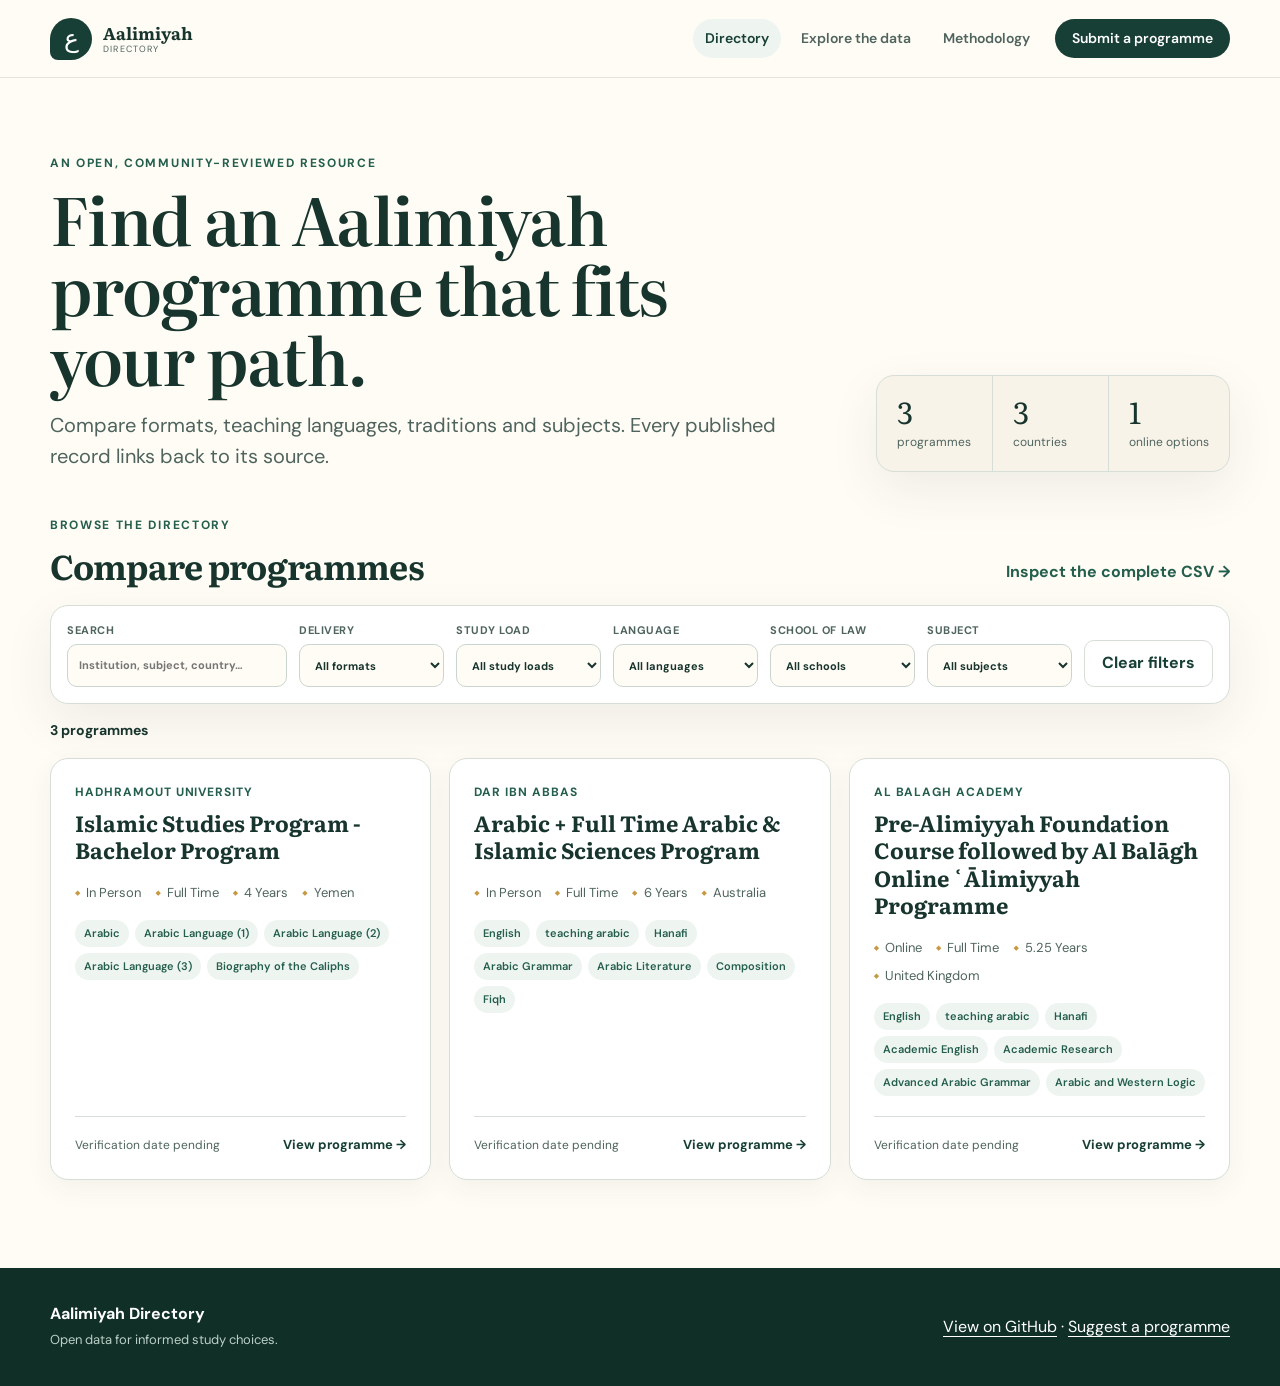
<file: index.html>
<!doctype html>
<html lang="en">
<head>
  <meta charset="utf-8">
  <meta name="viewport" content="width=device-width, initial-scale=1">
  <meta name="description" content="Discover and compare online and in-person Aalimiyah programmes from institutions around the world.">
  <meta name="theme-color" content="#173f35">
  <meta property="og:title" content="Aalimiyah Directory">
  <meta property="og:description" content="Open data for informed study choices.">
  <meta property="og:type" content="website">
  <meta property="og:url" content="https://shayyan52470.github.io/aalimiyah-directory/">
  <meta property="og:image" content="https://shayyan52470.github.io/aalimiyah-directory/assets/og.png">
  <meta name="twitter:card" content="summary_large_image">
  <meta name="twitter:title" content="Aalimiyah Directory">
  <meta name="twitter:description" content="Open data for informed study choices.">
  <meta name="twitter:image" content="https://shayyan52470.github.io/aalimiyah-directory/assets/og.png">
  <title>Aalimiyah Directory</title>
  <link rel="icon" href="assets/favicon.svg" type="image/svg+xml">
  <link rel="stylesheet" href="assets/styles.css">
  <script type="module" src="assets/app.js"></script>
</head>
<body data-page="directory">
  <a class="skip-link" href="#main">Skip to results</a>
  <header class="site-header">
    <a class="brand" href="index.html" aria-label="Aalimiyah Directory home">
      <span class="brand-mark" aria-hidden="true">ع</span>
      <span><strong>Aalimiyah</strong><small>Directory</small></span>
    </a>
    <nav aria-label="Primary navigation">
      <a aria-current="page" href="index.html">Directory</a>
      <a href="data.html">Explore the data</a>
      <a href="methodology.html">Methodology</a>
      <a class="nav-action" href="submit.html">Submit a programme</a>
    </nav>
  </header>

  <main id="main">
    <section class="intro shell">
      <div>
        <p class="eyebrow">An open, community-reviewed resource</p>
        <h1>Find an Aalimiyah programme that fits your path.</h1>
        <p class="lede">Compare formats, teaching languages, traditions and subjects. Every published record links back to its source.</p>
      </div>
      <dl class="summary" aria-label="Directory summary">
        <div><dt id="programme-count">—</dt><dd>programmes</dd></div>
        <div><dt id="country-count">—</dt><dd>countries</dd></div>
        <div><dt id="online-count">—</dt><dd>online options</dd></div>
      </dl>
    </section>

    <section class="workspace shell" aria-labelledby="browse-heading">
      <div class="workspace-heading">
        <div><p class="eyebrow">Browse the directory</p><h2 id="browse-heading">Compare programmes</h2></div>
        <a class="text-link" href="data.html">Inspect the complete CSV <span aria-hidden="true">→</span></a>
      </div>

      <form class="filters" id="directory-filters" role="search">
        <label class="search-field">
          <span>Search</span>
          <input id="search" type="search" placeholder="Institution, subject, country…" autocomplete="off">
        </label>
        <label><span>Delivery</span><select id="delivery"><option value="">All formats</option></select></label>
        <label><span>Study load</span><select id="study-load"><option value="">All study loads</option></select></label>
        <label><span>Language</span><select id="language"><option value="">All languages</option></select></label>
        <label><span>School of law</span><select id="school"><option value="">All schools</option></select></label>
        <label><span>Subject</span><select id="subject"><option value="">All subjects</option></select></label>
        <button class="button secondary reset-button" type="reset">Clear filters</button>
      </form>

      <div class="results-meta" aria-live="polite"><strong id="result-count">Loading…</strong><span id="active-filter-summary"></span></div>
      <div id="course-grid" class="course-grid" aria-busy="true"></div>
      <div id="directory-error" class="notice error" hidden>
        <h3>The directory could not be loaded</h3>
        <p>Try refreshing the page or <a href="data/courses.csv">download the CSV directly</a>.</p>
      </div>
    </section>
  </main>

  <footer>
    <div class="shell footer-inner">
      <p><strong>Aalimiyah Directory</strong><br><span>Open data for informed study choices.</span></p>
      <p><a href="https://github.com/shayyan52470/aalimiyah-directory">View on GitHub</a> · <a href="submit.html">Suggest a programme</a></p>
    </div>
  </footer>
</body>
</html>
</file>
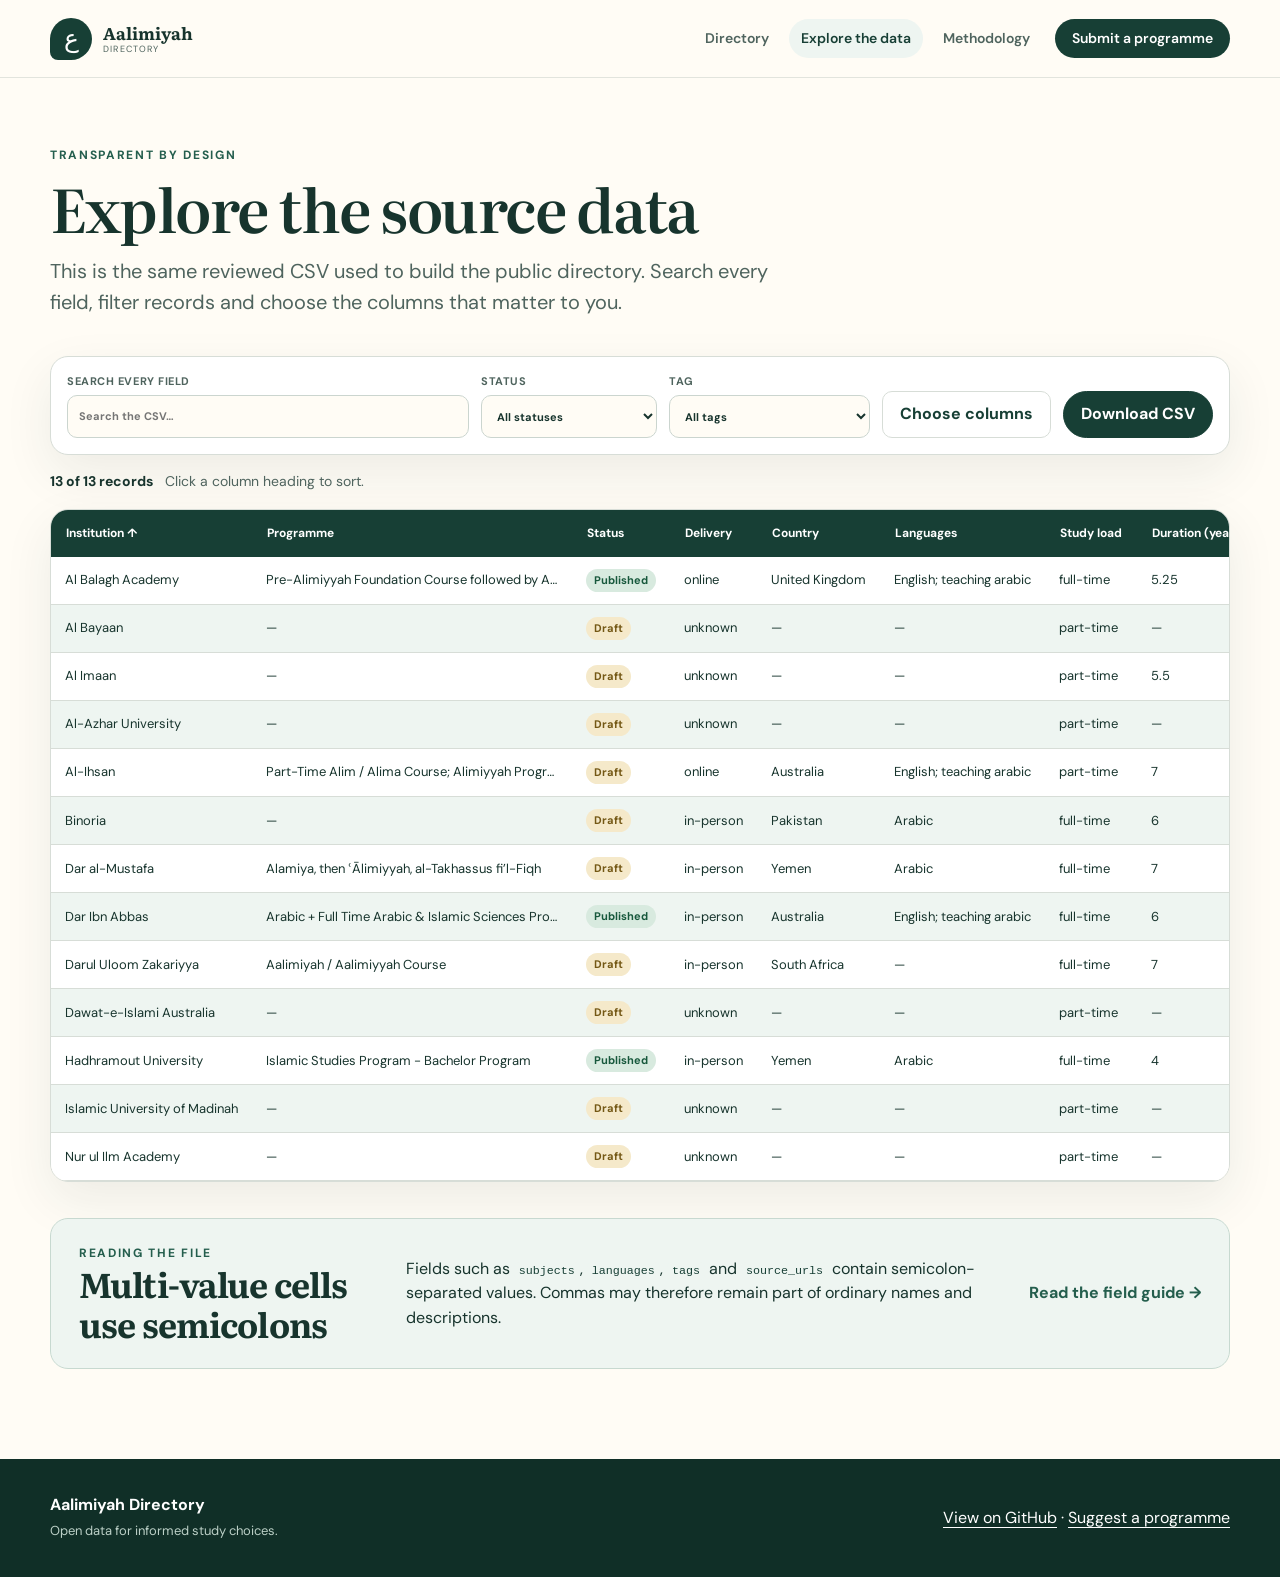
<file: data.html>
<!doctype html>
<html lang="en">
<head>
  <meta charset="utf-8">
  <meta name="viewport" content="width=device-width, initial-scale=1">
  <meta name="description" content="Search, filter, sort and download the Aalimiyah Directory CSV dataset.">
  <meta name="theme-color" content="#173f35">
  <meta property="og:title" content="Explore the data · Aalimiyah Directory">
  <meta property="og:description" content="Search, filter, sort and download the reviewed programme dataset.">
  <meta property="og:type" content="website">
  <meta property="og:url" content="https://shayyan52470.github.io/aalimiyah-directory/data.html">
  <meta property="og:image" content="https://shayyan52470.github.io/aalimiyah-directory/assets/og.png">
  <meta name="twitter:card" content="summary_large_image">
  <meta name="twitter:title" content="Explore the data · Aalimiyah Directory">
  <meta name="twitter:description" content="Search, filter, sort and download the reviewed programme dataset.">
  <meta name="twitter:image" content="https://shayyan52470.github.io/aalimiyah-directory/assets/og.png">
  <title>Explore the data · Aalimiyah Directory</title>
  <link rel="icon" href="assets/favicon.svg" type="image/svg+xml">
  <link rel="stylesheet" href="assets/styles.css">
  <script type="module" src="assets/app.js"></script>
</head>
<body data-page="data">
  <a class="skip-link" href="#main">Skip to data table</a>
  <header class="site-header">
    <a class="brand" href="index.html"><span class="brand-mark" aria-hidden="true">ع</span><span><strong>Aalimiyah</strong><small>Directory</small></span></a>
    <nav aria-label="Primary navigation">
      <a href="index.html">Directory</a>
      <a aria-current="page" href="data.html">Explore the data</a>
      <a href="methodology.html">Methodology</a>
      <a class="nav-action" href="submit.html">Submit a programme</a>
    </nav>
  </header>

  <main id="main" class="shell page-main">
    <header class="page-heading">
      <p class="eyebrow">Transparent by design</p>
      <h1>Explore the source data</h1>
      <p class="lede">This is the same reviewed CSV used to build the public directory. Search every field, filter records and choose the columns that matter to you.</p>
    </header>

    <section class="data-panel" aria-labelledby="table-heading">
      <div class="data-toolbar">
        <label class="search-field"><span>Search every field</span><input id="data-search" type="search" placeholder="Search the CSV…" autocomplete="off"></label>
        <label><span>Status</span><select id="status-filter"><option value="">All statuses</option></select></label>
        <label><span>Tag</span><select id="tag-filter"><option value="">All tags</option></select></label>
        <details class="column-picker">
          <summary class="button secondary">Choose columns</summary>
          <fieldset id="column-options"><legend>Visible columns</legend></fieldset>
        </details>
        <a class="button" href="data/courses.csv" download>Download CSV</a>
      </div>
      <div class="results-meta" aria-live="polite"><strong id="data-count">Loading…</strong><span>Click a column heading to sort.</span></div>
      <div class="table-wrap" tabindex="0" aria-label="Scrollable course data table">
        <table id="data-table">
          <caption id="table-heading">Aalimiyah programme records</caption>
          <thead></thead><tbody></tbody>
        </table>
      </div>
      <div id="data-error" class="notice error" hidden><h3>The CSV could not be loaded</h3><p>Please refresh or <a href="data/courses.csv">open the raw file</a>.</p></div>
    </section>

    <aside class="notice">
      <div><p class="eyebrow">Reading the file</p><h2>Multi-value cells use semicolons</h2></div>
      <p>Fields such as <code>subjects</code>, <code>languages</code>, <code>tags</code> and <code>source_urls</code> contain semicolon-separated values. Commas may therefore remain part of ordinary names and descriptions.</p>
      <a class="text-link" href="methodology.html">Read the field guide →</a>
    </aside>
  </main>

  <footer><div class="shell footer-inner"><p><strong>Aalimiyah Directory</strong><br><span>Open data for informed study choices.</span></p><p><a href="https://github.com/shayyan52470/aalimiyah-directory">View on GitHub</a> · <a href="submit.html">Suggest a programme</a></p></div></footer>
</body>
</html>
</file>
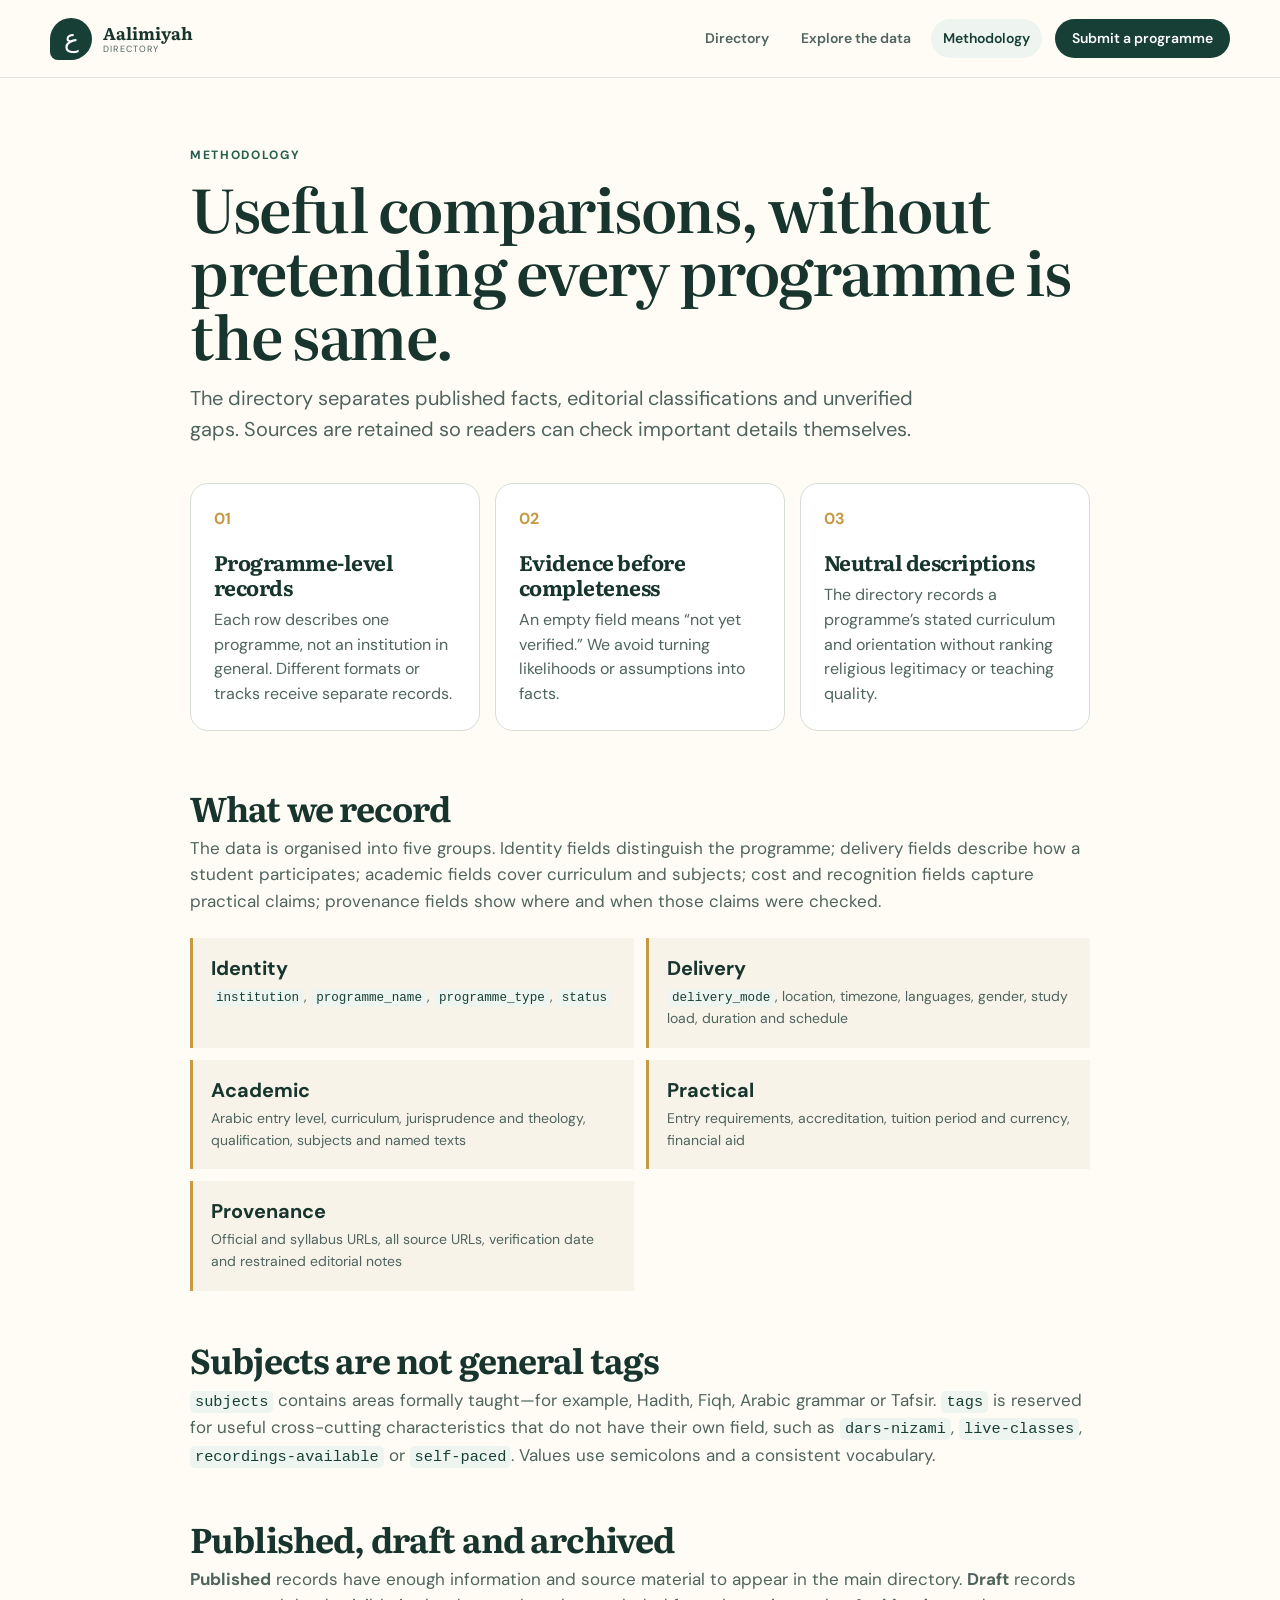
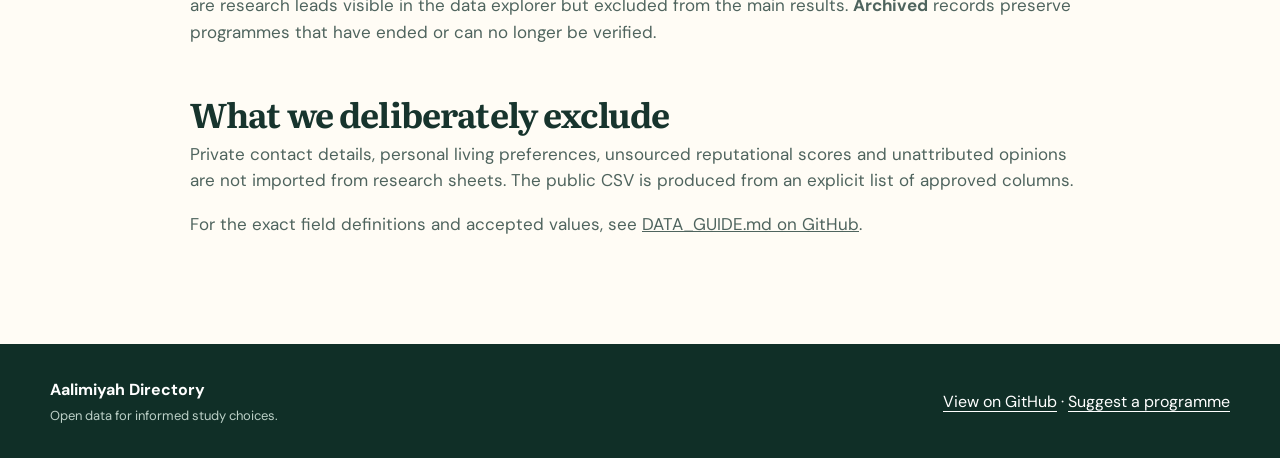
<file: methodology.html>
<!doctype html>
<html lang="en">
<head>
  <meta charset="utf-8">
  <meta name="viewport" content="width=device-width, initial-scale=1">
  <meta name="description" content="How the Aalimiyah Directory collects, verifies and structures programme information.">
  <meta name="theme-color" content="#173f35">
  <meta property="og:title" content="Methodology · Aalimiyah Directory">
  <meta property="og:description" content="How the directory structures, sources and reviews programme information.">
  <meta property="og:type" content="website">
  <meta property="og:url" content="https://shayyan52470.github.io/aalimiyah-directory/methodology.html">
  <meta property="og:image" content="https://shayyan52470.github.io/aalimiyah-directory/assets/og.png">
  <meta name="twitter:card" content="summary_large_image">
  <meta name="twitter:title" content="Methodology · Aalimiyah Directory">
  <meta name="twitter:description" content="How the directory structures, sources and reviews programme information.">
  <meta name="twitter:image" content="https://shayyan52470.github.io/aalimiyah-directory/assets/og.png">
  <title>Methodology · Aalimiyah Directory</title>
  <link rel="icon" href="assets/favicon.svg" type="image/svg+xml">
  <link rel="stylesheet" href="assets/styles.css">
</head>
<body>
  <a class="skip-link" href="#main">Skip to methodology</a>
  <header class="site-header">
    <a class="brand" href="index.html"><span class="brand-mark" aria-hidden="true">ع</span><span><strong>Aalimiyah</strong><small>Directory</small></span></a>
    <nav aria-label="Primary navigation"><a href="index.html">Directory</a><a href="data.html">Explore the data</a><a aria-current="page" href="methodology.html">Methodology</a><a class="nav-action" href="submit.html">Submit a programme</a></nav>
  </header>
  <main id="main" class="shell page-main narrow">
    <header class="page-heading"><p class="eyebrow">Methodology</p><h1>Useful comparisons, without pretending every programme is the same.</h1><p class="lede">The directory separates published facts, editorial classifications and unverified gaps. Sources are retained so readers can check important details themselves.</p></header>

    <section class="principles">
      <article><span>01</span><h2>Programme-level records</h2><p>Each row describes one programme, not an institution in general. Different formats or tracks receive separate records.</p></article>
      <article><span>02</span><h2>Evidence before completeness</h2><p>An empty field means “not yet verified.” We avoid turning likelihoods or assumptions into facts.</p></article>
      <article><span>03</span><h2>Neutral descriptions</h2><p>The directory records a programme’s stated curriculum and orientation without ranking religious legitimacy or teaching quality.</p></article>
    </section>

    <section class="prose">
      <h2>What we record</h2>
      <p>The data is organised into five groups. Identity fields distinguish the programme; delivery fields describe how a student participates; academic fields cover curriculum and subjects; cost and recognition fields capture practical claims; provenance fields show where and when those claims were checked.</p>
      <div class="field-groups">
        <article><h3>Identity</h3><p><code>institution</code>, <code>programme_name</code>, <code>programme_type</code>, <code>status</code></p></article>
        <article><h3>Delivery</h3><p><code>delivery_mode</code>, location, timezone, languages, gender, study load, duration and schedule</p></article>
        <article><h3>Academic</h3><p>Arabic entry level, curriculum, jurisprudence and theology, qualification, subjects and named texts</p></article>
        <article><h3>Practical</h3><p>Entry requirements, accreditation, tuition period and currency, financial aid</p></article>
        <article><h3>Provenance</h3><p>Official and syllabus URLs, all source URLs, verification date and restrained editorial notes</p></article>
      </div>

      <h2>Subjects are not general tags</h2>
      <p><code>subjects</code> contains areas formally taught—for example, Hadith, Fiqh, Arabic grammar or Tafsir. <code>tags</code> is reserved for useful cross-cutting characteristics that do not have their own field, such as <code>dars-nizami</code>, <code>live-classes</code>, <code>recordings-available</code> or <code>self-paced</code>. Values use semicolons and a consistent vocabulary.</p>

      <h2>Published, draft and archived</h2>
      <p><strong>Published</strong> records have enough information and source material to appear in the main directory. <strong>Draft</strong> records are research leads visible in the data explorer but excluded from the main results. <strong>Archived</strong> records preserve programmes that have ended or can no longer be verified.</p>

      <h2>What we deliberately exclude</h2>
      <p>Private contact details, personal living preferences, unsourced reputational scores and unattributed opinions are not imported from research sheets. The public CSV is produced from an explicit list of approved columns.</p>
      <p>For the exact field definitions and accepted values, see <a href="https://github.com/shayyan52470/aalimiyah-directory/blob/main/DATA_GUIDE.md">DATA_GUIDE.md on GitHub</a>.</p>
    </section>
  </main>
  <footer><div class="shell footer-inner"><p><strong>Aalimiyah Directory</strong><br><span>Open data for informed study choices.</span></p><p><a href="https://github.com/shayyan52470/aalimiyah-directory">View on GitHub</a> · <a href="submit.html">Suggest a programme</a></p></div></footer>
</body>
</html>
</file>
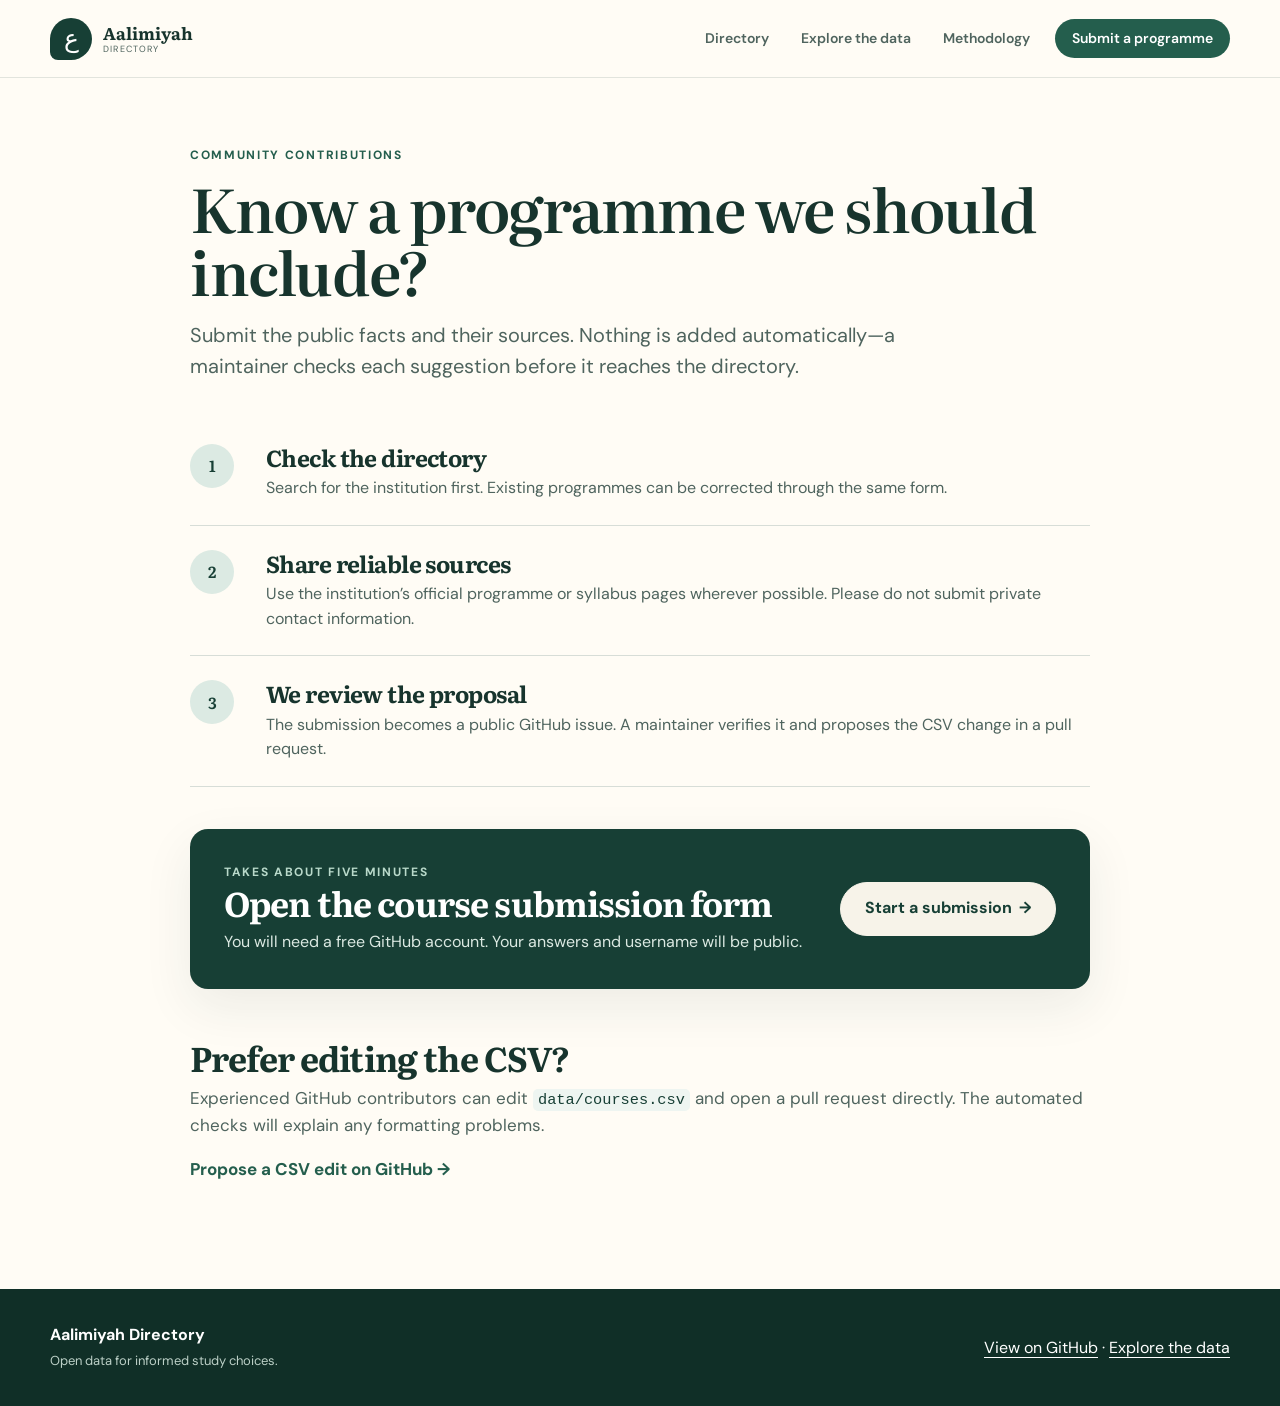
<file: submit.html>
<!doctype html>
<html lang="en">
<head>
  <meta charset="utf-8">
  <meta name="viewport" content="width=device-width, initial-scale=1">
  <meta name="description" content="Submit a new Aalimiyah programme or correction for community review.">
  <meta name="theme-color" content="#173f35">
  <meta property="og:title" content="Submit a programme · Aalimiyah Directory">
  <meta property="og:description" content="Suggest an Aalimiyah programme for community review.">
  <meta property="og:type" content="website">
  <meta property="og:url" content="https://shayyan52470.github.io/aalimiyah-directory/submit.html">
  <meta property="og:image" content="https://shayyan52470.github.io/aalimiyah-directory/assets/og.png">
  <meta name="twitter:card" content="summary_large_image">
  <meta name="twitter:title" content="Submit a programme · Aalimiyah Directory">
  <meta name="twitter:description" content="Suggest an Aalimiyah programme for community review.">
  <meta name="twitter:image" content="https://shayyan52470.github.io/aalimiyah-directory/assets/og.png">
  <title>Submit a programme · Aalimiyah Directory</title>
  <link rel="icon" href="assets/favicon.svg" type="image/svg+xml">
  <link rel="stylesheet" href="assets/styles.css">
</head>
<body>
  <a class="skip-link" href="#main">Skip to submission instructions</a>
  <header class="site-header">
    <a class="brand" href="index.html"><span class="brand-mark" aria-hidden="true">ع</span><span><strong>Aalimiyah</strong><small>Directory</small></span></a>
    <nav aria-label="Primary navigation"><a href="index.html">Directory</a><a href="data.html">Explore the data</a><a href="methodology.html">Methodology</a><a class="nav-action" aria-current="page" href="submit.html">Submit a programme</a></nav>
  </header>
  <main id="main" class="shell page-main narrow">
    <header class="page-heading">
      <p class="eyebrow">Community contributions</p>
      <h1>Know a programme we should include?</h1>
      <p class="lede">Submit the public facts and their sources. Nothing is added automatically—a maintainer checks each suggestion before it reaches the directory.</p>
    </header>

    <ol class="steps">
      <li><span>1</span><div><h2>Check the directory</h2><p>Search for the institution first. Existing programmes can be corrected through the same form.</p></div></li>
      <li><span>2</span><div><h2>Share reliable sources</h2><p>Use the institution’s official programme or syllabus pages wherever possible. Please do not submit private contact information.</p></div></li>
      <li><span>3</span><div><h2>We review the proposal</h2><p>The submission becomes a public GitHub issue. A maintainer verifies it and proposes the CSV change in a pull request.</p></div></li>
    </ol>

    <section class="submission-card">
      <div><p class="eyebrow">Takes about five minutes</p><h2>Open the course submission form</h2><p>You will need a free GitHub account. Your answers and username will be public.</p></div>
      <a class="button large" href="https://github.com/shayyan52470/aalimiyah-directory/issues/new?template=course-submission.yml">Start a submission <span aria-hidden="true">→</span></a>
    </section>

    <section class="prose">
      <h2>Prefer editing the CSV?</h2>
      <p>Experienced GitHub contributors can edit <code>data/courses.csv</code> and open a pull request directly. The automated checks will explain any formatting problems.</p>
      <p><a class="text-link" href="https://github.com/shayyan52470/aalimiyah-directory/edit/main/data/courses.csv">Propose a CSV edit on GitHub →</a></p>
    </section>
  </main>
  <footer><div class="shell footer-inner"><p><strong>Aalimiyah Directory</strong><br><span>Open data for informed study choices.</span></p><p><a href="https://github.com/shayyan52470/aalimiyah-directory">View on GitHub</a> · <a href="data.html">Explore the data</a></p></div></footer>
</body>
</html>
</file>
<file: assets/styles.css>
@import url('https://fonts.googleapis.com/css2?family=DM+Sans:wght@400;500;600;700&family=Literata:opsz,wght@7..72,500;7..72,600&display=swap');

:root {
  color-scheme: light;
  --ink: #17342d;
  --ink-soft: #4f645e;
  --green: #173f35;
  --green-2: #245e4d;
  --mint: #dceae3;
  --mint-2: #eef5f1;
  --paper: #f7f3e9;
  --paper-2: #fffcf5;
  --gold: #c69a45;
  --line: #d7ddd7;
  --danger: #9f2f2f;
  --shadow: 0 18px 50px rgba(23, 52, 45, .08);
  --radius: 18px;
  --sans: "DM Sans", system-ui, sans-serif;
  --serif: "Literata", Georgia, serif;
}

* { box-sizing: border-box; }
html { scroll-behavior: smooth; }
body { margin: 0; color: var(--ink); background: var(--paper-2); font-family: var(--sans); line-height: 1.55; }
a { color: inherit; }
button, input, select { font: inherit; }
button, summary, select { cursor: pointer; }
:focus-visible { outline: 3px solid #e3b85c; outline-offset: 3px; }
.shell { width: min(1180px, calc(100% - 40px)); margin-inline: auto; }
.skip-link { position: fixed; z-index: 100; top: 12px; left: 12px; padding: 10px 14px; background: white; transform: translateY(-180%); }
.skip-link:focus { transform: none; }

.site-header { min-height: 78px; display: flex; align-items: center; justify-content: space-between; gap: 28px; padding: 12px max(24px, calc((100vw - 1180px) / 2)); border-bottom: 1px solid rgba(23,63,53,.12); background: rgba(255,252,245,.92); backdrop-filter: blur(12px); position: sticky; top: 0; z-index: 20; }
.brand { display: inline-flex; align-items: center; gap: 11px; text-decoration: none; line-height: 1; }
.brand-mark { display: grid; place-items: center; width: 42px; height: 42px; border-radius: 50% 50% 50% 8px; background: var(--green); color: white; font-family: Georgia, serif; font-size: 25px; }
.brand strong, .brand small { display: block; }
.brand strong { font-family: var(--serif); font-size: 17px; }
.brand small { margin-top: 4px; color: var(--ink-soft); letter-spacing: .13em; text-transform: uppercase; font-size: 9px; }
nav { display: flex; align-items: center; gap: 8px; }
nav a { padding: 9px 12px; border-radius: 999px; text-decoration: none; color: var(--ink-soft); font-size: 14px; font-weight: 600; }
nav a:hover, nav a[aria-current="page"] { color: var(--green); background: var(--mint-2); }
nav .nav-action { margin-left: 5px; padding-inline: 17px; background: var(--green); color: white; }
nav .nav-action:hover, nav .nav-action[aria-current="page"] { background: var(--green-2); color: white; }

.intro { display: grid; grid-template-columns: minmax(0, 1fr) auto; align-items: end; gap: 56px; padding-block: 76px 44px; }
.eyebrow { margin: 0 0 10px; color: var(--green-2); font-size: 12px; font-weight: 700; letter-spacing: .14em; text-transform: uppercase; }
h1, h2, h3, p { margin-top: 0; }
h1, h2 { font-family: var(--serif); letter-spacing: -.025em; }
h1 { max-width: 820px; margin-bottom: 18px; font-size: clamp(38px, 6vw, 66px); line-height: 1.06; font-weight: 600; }
h2 { margin-bottom: 8px; font-size: clamp(25px, 3vw, 34px); line-height: 1.18; }
h3 { margin-bottom: 7px; line-height: 1.25; }
.lede { max-width: 760px; margin-bottom: 0; color: var(--ink-soft); font-size: clamp(17px, 2vw, 20px); }
.summary { display: flex; margin: 0; border: 1px solid var(--line); border-radius: var(--radius); background: var(--paper); box-shadow: var(--shadow); overflow: hidden; }
.summary div { min-width: 116px; padding: 20px; border-right: 1px solid var(--line); }
.summary div:last-child { border: 0; }
.summary dt { font-family: var(--serif); font-size: 30px; line-height: 1; }
.summary dd { margin: 7px 0 0; color: var(--ink-soft); font-size: 12px; }

.workspace { padding-bottom: 88px; }
.workspace-heading { display: flex; justify-content: space-between; align-items: end; gap: 20px; margin-bottom: 20px; }
.workspace-heading h2 { margin: 0; }
.text-link { color: var(--green-2); font-weight: 700; text-decoration: none; }
.text-link:hover { text-decoration: underline; text-underline-offset: 4px; }
.filters, .data-toolbar { display: grid; gap: 12px; padding: 16px; border: 1px solid var(--line); border-radius: var(--radius); background: white; box-shadow: var(--shadow); }
.filters { grid-template-columns: minmax(220px, 1.5fr) repeat(5, minmax(130px, 1fr)) auto; }
.filters label, .data-toolbar label { display: grid; gap: 5px; color: var(--ink-soft); font-size: 11px; font-weight: 700; letter-spacing: .05em; text-transform: uppercase; }
input, select { width: 100%; min-height: 43px; padding: 9px 11px; border: 1px solid #cbd5cf; border-radius: 10px; background: var(--paper-2); color: var(--ink); text-transform: none; letter-spacing: 0; }
input:hover, select:hover { border-color: #8fa49a; }
.button { display: inline-flex; min-height: 44px; align-items: center; justify-content: center; gap: 7px; padding: 10px 17px; border: 1px solid var(--green); border-radius: 999px; background: var(--green); color: white; font-weight: 700; text-decoration: none; }
.button:hover { background: var(--green-2); }
.button.secondary { border-color: var(--line); background: white; color: var(--green); }
.button.secondary:hover { background: var(--mint-2); }
.button.large { min-height: 54px; padding-inline: 24px; }
.reset-button { align-self: end; border-radius: 10px; }
.results-meta { min-height: 54px; display: flex; align-items: center; gap: 12px; color: var(--ink-soft); font-size: 14px; }
.results-meta strong { color: var(--ink); }

.course-grid { display: grid; grid-template-columns: repeat(3, minmax(0, 1fr)); gap: 18px; }
.course-card { display: flex; min-height: 330px; flex-direction: column; padding: 24px; border: 1px solid var(--line); border-radius: var(--radius); background: white; box-shadow: 0 8px 28px rgba(23,52,45,.055); transition: transform .18s ease, box-shadow .18s ease; }
.course-card:hover { transform: translateY(-3px); box-shadow: var(--shadow); }
.course-card .institution { margin-bottom: 7px; color: var(--green-2); font-size: 12px; font-weight: 700; letter-spacing: .08em; text-transform: uppercase; }
.course-card h3 { font-family: var(--serif); font-size: 22px; }
.meta-list { display: flex; flex-wrap: wrap; gap: 8px 14px; margin: 12px 0 17px; color: var(--ink-soft); font-size: 13px; }
.meta-list span::before { content: "◆"; margin-right: 6px; color: var(--gold); font-size: 7px; vertical-align: 2px; }
.chips { display: flex; flex-wrap: wrap; gap: 6px; margin: 0 0 20px; padding: 0; list-style: none; }
.chip { padding: 5px 9px; border-radius: 999px; background: var(--mint-2); color: var(--green-2); font-size: 11px; font-weight: 600; }
.course-card footer { display: flex; justify-content: space-between; align-items: center; gap: 12px; margin-top: auto; padding: 18px 0 0; border-top: 1px solid var(--line); background: transparent; color: var(--ink-soft); font-size: 12px; }
.course-card footer a { color: var(--green); font-size: 13px; font-weight: 700; text-decoration: none; }
.empty-state { grid-column: 1 / -1; padding: 55px 24px; border: 1px dashed #aebdb5; border-radius: var(--radius); text-align: center; background: var(--mint-2); }

.page-main { min-height: 70vh; padding-block: 68px 90px; }
.page-main.narrow { max-width: 900px; }
.page-heading { margin-bottom: 38px; }
.page-heading h1 { max-width: 900px; font-size: clamp(38px, 5.5vw, 60px); }
.data-panel { margin-bottom: 36px; }
.data-toolbar { grid-template-columns: minmax(240px, 1.6fr) minmax(130px,.7fr) minmax(150px,.8fr) auto auto; align-items: end; }
.column-picker { position: relative; }
.column-picker summary { list-style: none; border-radius: 10px; white-space: nowrap; }
.column-picker summary::-webkit-details-marker { display: none; }
.column-picker fieldset { position: absolute; z-index: 10; right: 0; width: 300px; max-height: 370px; margin: 8px 0 0; padding: 14px; overflow: auto; border: 1px solid var(--line); border-radius: 14px; background: white; box-shadow: var(--shadow); }
.column-picker legend { padding: 0 5px; font-weight: 700; }
.column-picker label { display: flex; align-items: center; gap: 9px; min-height: 32px; font-size: 12px; font-weight: 500; letter-spacing: 0; text-transform: none; }
.column-picker input { width: 16px; min-height: 16px; }
.table-wrap { width: 100%; overflow: auto; border: 1px solid var(--line); border-radius: var(--radius); background: white; box-shadow: var(--shadow); }
table { width: 100%; border-collapse: collapse; font-size: 13px; white-space: nowrap; }
caption { position: absolute; width: 1px; height: 1px; overflow: hidden; clip: rect(0,0,0,0); }
th { position: sticky; top: 0; z-index: 2; background: var(--green); color: white; text-align: left; }
th button { width: 100%; padding: 13px 14px; border: 0; background: transparent; color: inherit; text-align: left; font-size: 12px; font-weight: 700; }
th button:hover { background: rgba(255,255,255,.1); }
td { max-width: 320px; padding: 12px 14px; border-bottom: 1px solid var(--line); overflow: hidden; text-overflow: ellipsis; }
tbody tr:nth-child(even) { background: var(--mint-2); }
tbody tr:hover { background: #f4edda; }
td a { color: var(--green-2); font-weight: 600; }
.status-pill { display: inline-block; padding: 3px 8px; border-radius: 999px; background: #eee; font-size: 11px; font-weight: 700; }
.status-pill.published { background: #d8eadf; color: #17583c; }
.status-pill.draft { background: #f5e9ca; color: #745815; }

.notice { display: grid; grid-template-columns: minmax(180px,.7fr) minmax(280px,1.4fr) auto; align-items: center; gap: 30px; padding: 25px 28px; border: 1px solid #c7d9d0; border-radius: var(--radius); background: var(--mint-2); }
.notice h2, .notice p { margin-bottom: 0; }
.notice.error { display: block; margin-top: 20px; border-color: #e1b7b7; background: #fff0f0; color: var(--danger); }
.notice[hidden] { display: none; }

.steps { display: grid; gap: 0; margin: 0 0 42px; padding: 0; list-style: none; }
.steps li { display: grid; grid-template-columns: 56px 1fr; gap: 20px; padding: 24px 0; border-bottom: 1px solid var(--line); }
.steps li > span { display: grid; place-items: center; width: 44px; height: 44px; border-radius: 50%; background: var(--mint); color: var(--green); font-family: var(--serif); font-weight: 600; }
.steps h2 { margin-bottom: 5px; font-size: 23px; }
.steps p { margin-bottom: 0; color: var(--ink-soft); }
.submission-card { display: flex; align-items: center; justify-content: space-between; gap: 34px; margin-bottom: 48px; padding: 34px; border-radius: var(--radius); background: var(--green); color: white; box-shadow: var(--shadow); }
.submission-card .eyebrow { color: #b9d9ca; }
.submission-card p { margin-bottom: 0; color: #dbe9e2; }
.submission-card .button { border-color: var(--paper); background: var(--paper); color: var(--green); white-space: nowrap; }
.prose { font-size: 17px; }
.prose > h2 { margin-top: 48px; }
.prose > h2:first-child { margin-top: 0; }
.prose p { color: var(--ink-soft); }
code { padding: 2px 5px; border-radius: 5px; background: var(--mint-2); color: var(--green); font-size: .9em; }
.principles { display: grid; grid-template-columns: repeat(3, 1fr); gap: 15px; margin: 0 0 56px; }
.principles article { padding: 23px; border: 1px solid var(--line); border-radius: var(--radius); background: white; }
.principles span { color: var(--gold); font-weight: 700; }
.principles h2 { margin-top: 18px; font-size: 21px; }
.principles p { margin: 0; color: var(--ink-soft); }
.field-groups { display: grid; grid-template-columns: repeat(2, 1fr); gap: 12px; margin: 24px 0; }
.field-groups article { padding: 18px; border-left: 3px solid var(--gold); background: var(--paper); }
.field-groups h3 { margin-bottom: 5px; }
.field-groups p { margin: 0; font-size: 14px; }
.not-found { min-height: 100vh; display: grid; align-content: center; justify-items: start; }

body > footer { padding: 34px 0; background: #102f27; color: white; }
.footer-inner { display: flex; justify-content: space-between; align-items: center; gap: 28px; }
.footer-inner p { margin: 0; }
.footer-inner span { color: #bcd0c7; font-size: 13px; }
.footer-inner a { color: white; text-underline-offset: 4px; }

@media (max-width: 1050px) {
  .filters { grid-template-columns: repeat(3, 1fr); }
  .filters .search-field { grid-column: span 2; }
  .course-grid { grid-template-columns: repeat(2, 1fr); }
  .data-toolbar { grid-template-columns: 2fr 1fr 1fr; }
  .data-toolbar .button, .column-picker { align-self: stretch; }
}

@media (max-width: 760px) {
  .shell { width: min(100% - 28px, 1180px); }
  .site-header { position: static; align-items: flex-start; padding: 14px; }
  .site-header nav { justify-content: flex-end; flex-wrap: wrap; }
  nav a { padding: 7px 9px; font-size: 12px; }
  nav a:nth-child(3) { display: none; }
  nav .nav-action { margin-left: 0; }
  .intro { grid-template-columns: 1fr; gap: 28px; padding-top: 48px; }
  .summary { width: 100%; }
  .summary div { min-width: 0; flex: 1; padding: 16px; }
  .filters, .data-toolbar { grid-template-columns: 1fr 1fr; }
  .filters .search-field, .data-toolbar .search-field { grid-column: 1 / -1; }
  .course-grid, .principles, .field-groups { grid-template-columns: 1fr; }
  .notice { grid-template-columns: 1fr; gap: 12px; }
  .submission-card { align-items: flex-start; flex-direction: column; }
  .footer-inner { align-items: flex-start; flex-direction: column; }
}

@media (max-width: 480px) {
  .brand small { display: none; }
  .brand-mark { width: 36px; height: 36px; }
  .site-header nav a:first-child { display: none; }
  .filters, .data-toolbar { grid-template-columns: 1fr; }
  .filters .search-field, .data-toolbar .search-field { grid-column: auto; }
  .course-grid { grid-template-columns: 1fr; }
  .course-card { min-height: 0; }
  .summary dd { font-size: 10px; }
  .workspace-heading { align-items: flex-start; flex-direction: column; }
}

@media (prefers-reduced-motion: reduce) {
  *, *::before, *::after { scroll-behavior: auto !important; transition: none !important; }
}
</file>
